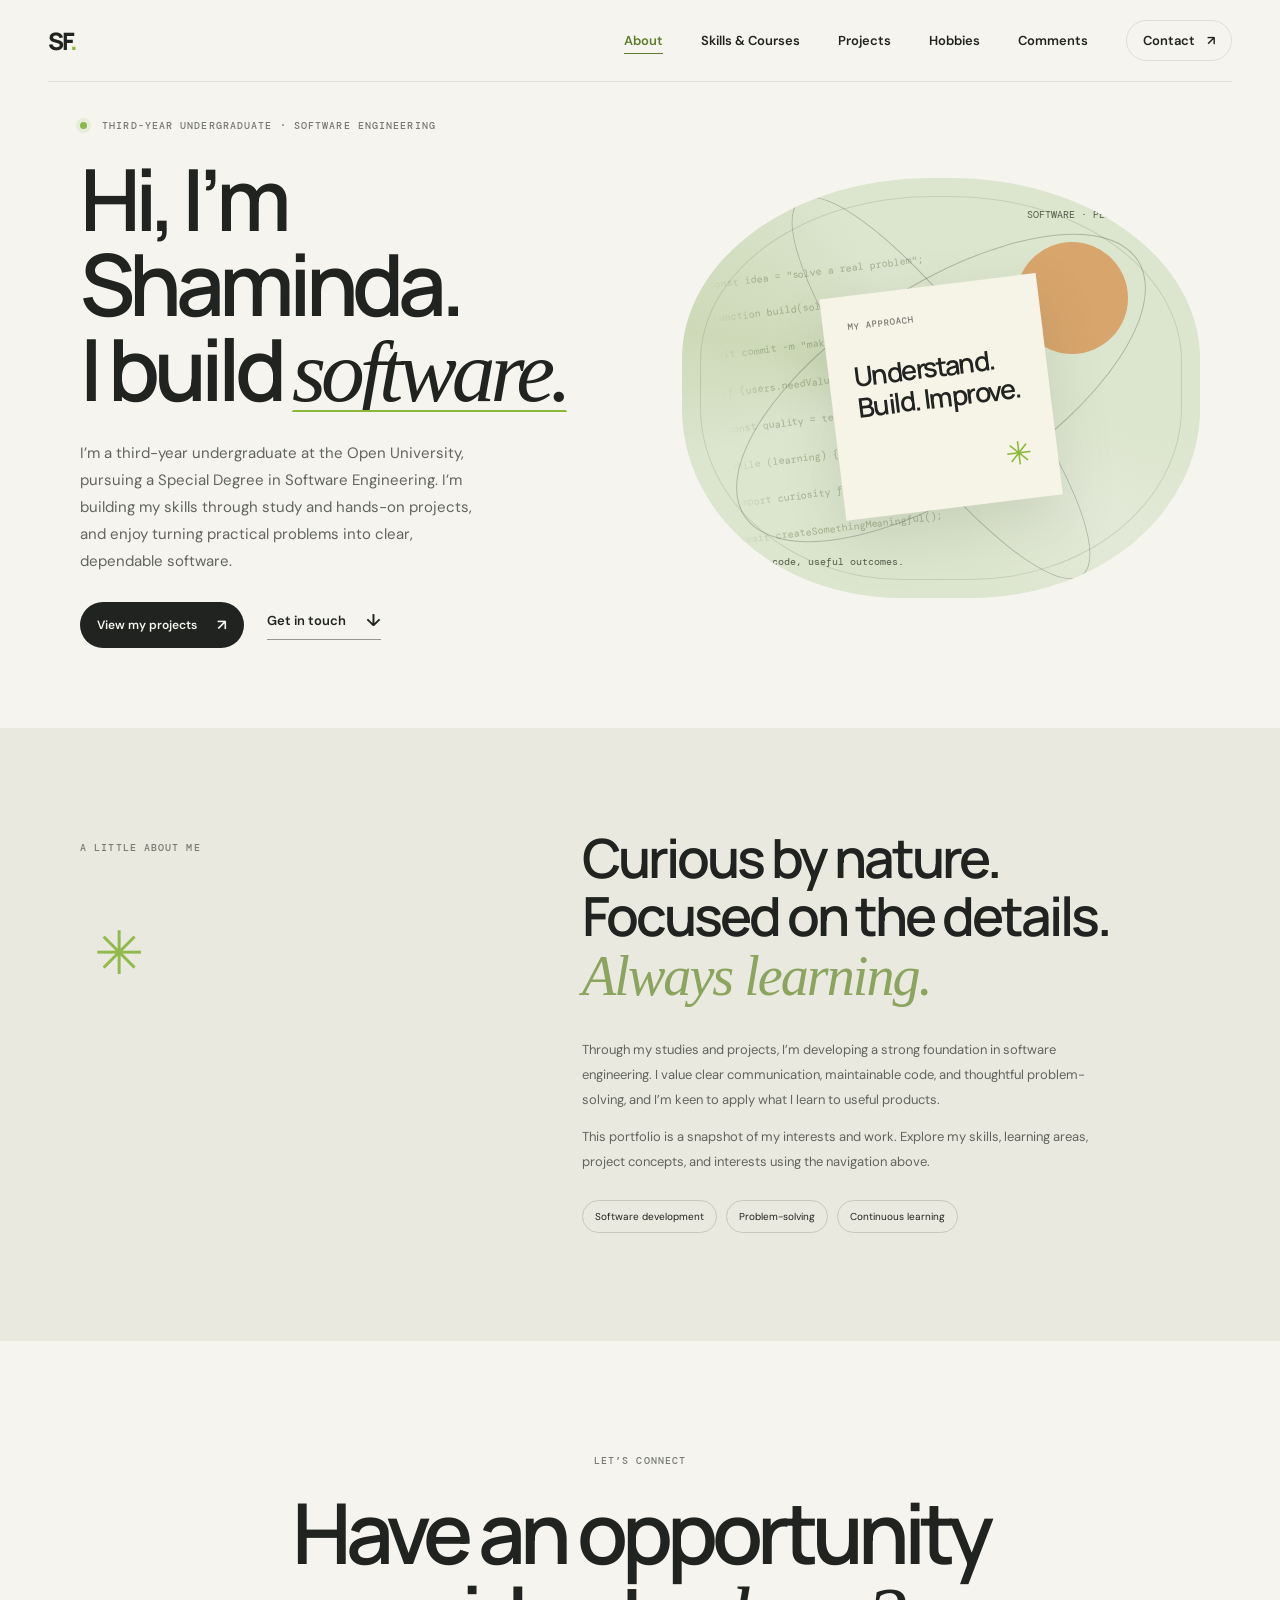
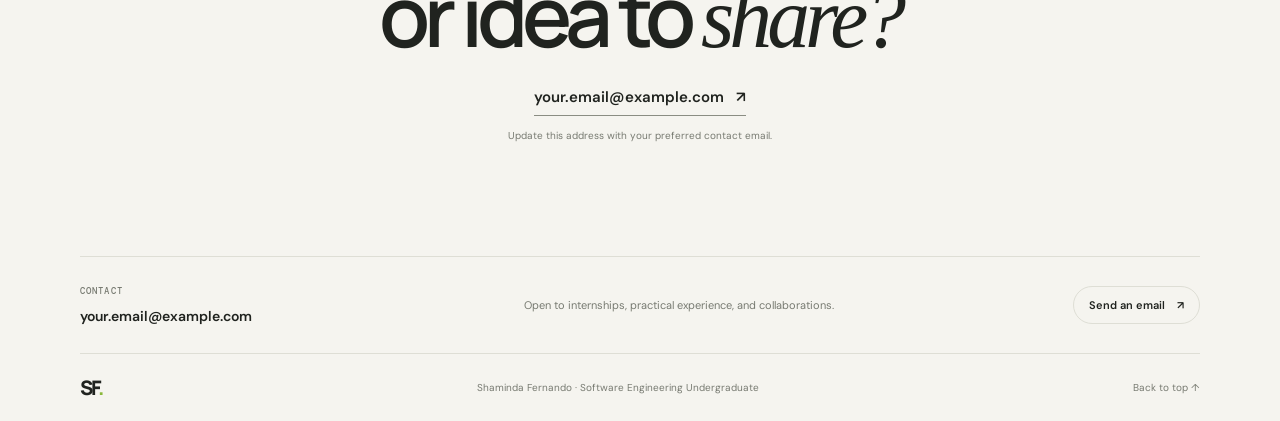
<file: index.html>
<!doctype html>
<html lang="en">
  <head>
    <meta charset="utf-8">
    <meta name="viewport" content="width=device-width, initial-scale=1">
    <meta name="theme-color" content="#f5f4ef">
    <meta name="description" content="About Shaminda Fernando, a third-year undergraduate at the Open University pursuing a Special Degree in Software Engineering.">
    <title>About — Shaminda Fernando</title>
    <link rel="preconnect" href="https://fonts.googleapis.com">
    <link rel="preconnect" href="https://fonts.gstatic.com" crossorigin>
    <link href="https://fonts.googleapis.com/css2?family=DM+Mono:wght@400;500&family=DM+Sans:wght@400;500;600;700&family=Manrope:wght@400;500;600;700;800&display=swap" rel="stylesheet">
    <link rel="stylesheet" href="styles.css">
    <script src="script.js" defer></script>
  </head>
  <body id="top">
    <header class="site-header">
      <a class="wordmark" href="index.html" aria-label="Shaminda Fernando, home">SF<span>.</span></a>
      <button class="menu-toggle" type="button" aria-expanded="false" aria-controls="site-nav">
        <span class="menu-toggle-label">Menu</span>
        <span class="menu-icon" aria-hidden="true"><span></span><span></span></span>
      </button>
      <nav class="site-nav" id="site-nav" aria-label="Main navigation">
        <a href="index.html" aria-current="page">About</a>
        <a href="skills.html">Skills &amp; Courses</a>
        <a href="projects.html">Projects</a>
        <a href="hobbies.html">Hobbies</a>
        <a href="comments.html">Comments</a>
        <a class="nav-contact" href="#contact">Contact <span aria-hidden="true">↗</span></a>
      </nav>
    </header>

    <main>
      <section class="hero section-wrap about-home">
        <div class="hero-copy">
          <p class="eyebrow"><span class="status-dot"></span> THIRD-YEAR UNDERGRADUATE · SOFTWARE ENGINEERING</p>
          <h1>Hi, I’m Shaminda.<br>I build <span class="serif-word hero-emphasis">software.</span></h1>
          <p class="hero-intro">I’m a third-year undergraduate at the Open University, pursuing a Special Degree in Software Engineering. I’m building my skills through study and hands-on projects, and enjoy turning practical problems into clear, dependable software.</p>
          <div class="hero-actions">
            <a class="button-link" href="projects.html">View my projects <span aria-hidden="true">↗</span></a>
            <a class="text-link" href="#contact">Get in touch <span aria-hidden="true">↓</span></a>
          </div>
        </div>
        <div class="hero-art" aria-label="Abstract illustration representing software development" role="img">
          <pre class="code-backdrop" aria-hidden="true"><span>const idea = "solve a real problem";</span><span>function build(solution) { return improve(solution); }</span><span>git commit -m "make it useful"</span><span>if (users.needValue) ship(product);</span><span>const quality = tests.pass() && code.isReadable;</span><span>while (learning) { keepBuilding(); }</span><span>import curiosity from "everywhere";</span><span>await createSomethingMeaningful();</span></pre>
          <div class="art-orbit orbit-one"></div>
          <div class="art-orbit orbit-two"></div>
          <div class="art-sun"></div>
          <div class="art-card">
            <span class="art-card-label">MY APPROACH</span>
            <span class="art-card-title">Understand.<br>Build. Improve.</span>
            <span class="art-card-mark" aria-hidden="true">✳</span>
          </div>
          <span class="art-caption">Thoughtful code, useful outcomes.</span>
          <span class="art-coordinate">SOFTWARE · PEOPLE · IDEAS</span>
        </div>
      </section>

      <section class="about" aria-labelledby="about-heading">
        <div class="section-wrap about-inner">
          <div class="about-label">
            <p class="eyebrow">A LITTLE ABOUT ME</p>
            <span class="about-doodle" aria-hidden="true">✳</span>
          </div>
          <div class="about-copy">
            <h2 id="about-heading">Curious by nature.<br>Focused on the details.<br><span>Always learning.</span></h2>
            <p>Through my studies and projects, I’m developing a strong foundation in software engineering. I value clear communication, maintainable code, and thoughtful problem-solving, and I’m keen to apply what I learn to useful products.</p>
            <p>This portfolio is a snapshot of my interests and work. Explore my skills, learning areas, project concepts, and interests using the navigation above.</p>
            <div class="skills"><span>Software development</span><span>Problem-solving</span><span>Continuous learning</span></div>
          </div>
        </div>
      </section>

      <section class="contact section-wrap" id="contact">
        <p class="eyebrow">LET’S CONNECT</p>
        <h2>Have an opportunity<br>or idea to <span class="serif-word">share?</span></h2>
        <a class="contact-link" href="mailto:your.email@example.com">your.email@example.com <span aria-hidden="true">↗</span></a>
        <p class="contact-hint">Update this address with your preferred contact email.</p>
      </section>
    </main>

    <footer class="site-footer section-wrap">
      <div class="footer-contact">
        <div>
          <p class="eyebrow">CONTACT</p>
          <a class="footer-email" href="mailto:your.email@example.com">your.email@example.com</a>
        </div>
        <p>Open to internships, practical experience, and collaborations.</p>
        <a class="footer-cta" href="mailto:your.email@example.com">Send an email <span aria-hidden="true">↗</span></a>
      </div>
      <div class="footer-bottom">
        <a class="wordmark" href="index.html" aria-label="Back to home">SF<span>.</span></a>
        <p>Shaminda Fernando · Software Engineering Undergraduate</p>
        <a href="#top">Back to top ↑</a>
      </div>
    </footer>
  </body>
</html>
</file>
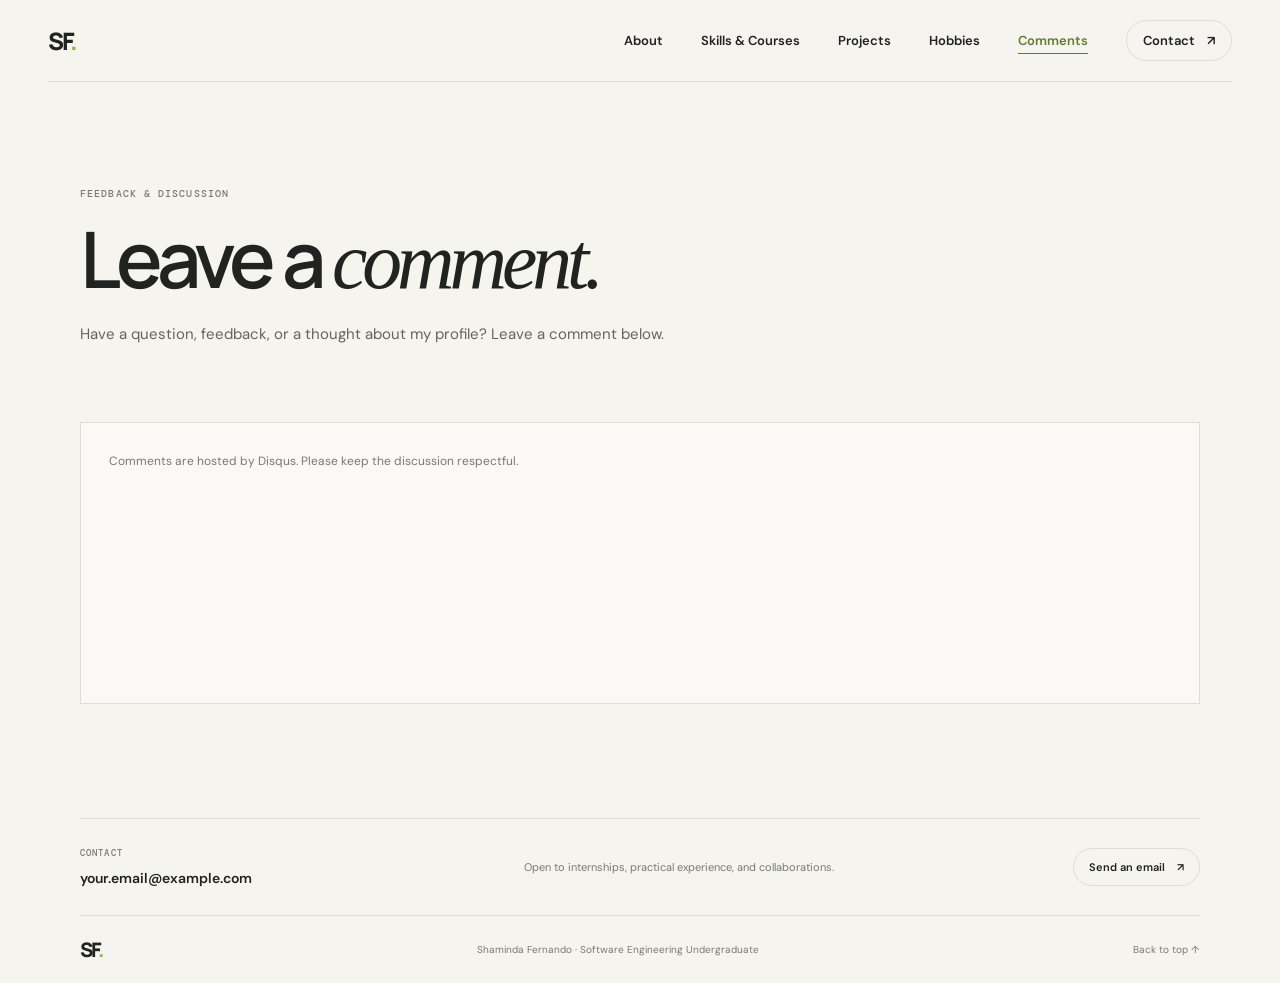
<file: comments.html>
<!doctype html>
<html lang="en">
  <head>
    <meta charset="utf-8">
    <meta name="viewport" content="width=device-width, initial-scale=1">
    <meta name="theme-color" content="#f5f4ef">
    <meta name="description" content="Leave a comment or feedback for Shaminda Fernando.">
    <title>Comments — Shaminda Fernando</title>
    <link rel="preconnect" href="https://fonts.googleapis.com">
    <link rel="preconnect" href="https://fonts.gstatic.com" crossorigin>
    <link href="https://fonts.googleapis.com/css2?family=DM+Mono:wght@400;500&family=DM+Sans:wght@400;500;600;700&family=Manrope:wght@400;500;600;700;800&display=swap" rel="stylesheet">
    <link rel="stylesheet" href="styles.css">
    <script src="script.js" defer></script>
  </head>
  <body data-disqus-shortname="shamindafernando-github-io">
    <header class="site-header">
      <a class="wordmark" href="index.html" aria-label="Shaminda Fernando, home">SF<span>.</span></a>
      <button class="menu-toggle" type="button" aria-expanded="false" aria-controls="site-nav">
        <span class="menu-toggle-label">Menu</span>
        <span class="menu-icon" aria-hidden="true"><span></span><span></span></span>
      </button>
      <nav class="site-nav" id="site-nav" aria-label="Main navigation">
        <a href="index.html">About</a>
        <a href="skills.html">Skills &amp; Courses</a>
        <a href="projects.html">Projects</a>
        <a href="hobbies.html">Hobbies</a>
        <a href="comments.html" aria-current="page">Comments</a>
        <a class="nav-contact" href="index.html#contact">Contact <span aria-hidden="true">↗</span></a>
      </nav>
    </header>

    <main class="page-main section-wrap">
      <section class="page-intro">
        <p class="eyebrow">FEEDBACK &amp; DISCUSSION</p>
        <h1>Leave a <span class="serif-word">comment.</span></h1>
        <p>Have a question, feedback, or a thought about my profile? Leave a comment below.</p>
      </section>
      <section class="comments-panel" aria-label="Visitor comments">
        <p id="disqus-status" class="comments-status" aria-live="polite"></p>
        <div id="disqus_thread"></div>
      </section>
    </main>

    <footer class="site-footer section-wrap">
      <div class="footer-contact">
        <div>
          <p class="eyebrow">CONTACT</p>
          <a class="footer-email" href="mailto:your.email@example.com">your.email@example.com</a>
        </div>
        <p>Open to internships, practical experience, and collaborations.</p>
        <a class="footer-cta" href="mailto:your.email@example.com">Send an email <span aria-hidden="true">↗</span></a>
      </div>
      <div class="footer-bottom">
        <a class="wordmark" href="index.html" aria-label="Back to home">SF<span>.</span></a>
        <p>Shaminda Fernando · Software Engineering Undergraduate</p>
        <a href="#">Back to top ↑</a>
      </div>
    </footer>
  </body>
</html>
</file>
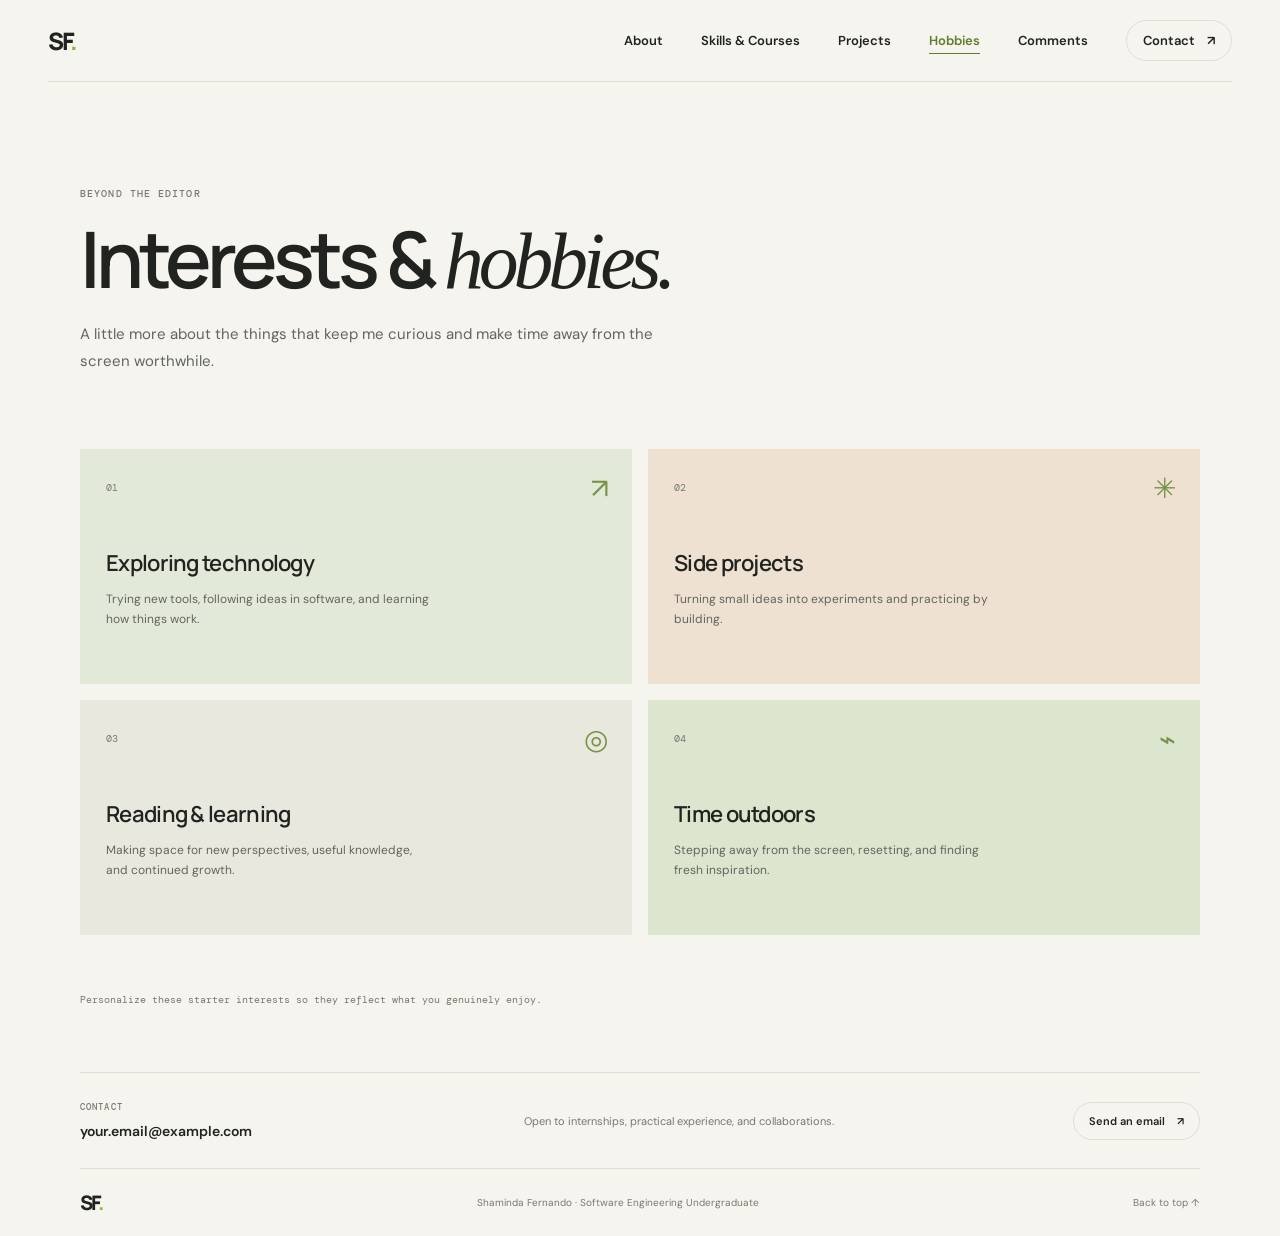
<file: hobbies.html>
<!doctype html>
<html lang="en">
  <head>
    <meta charset="utf-8">
    <meta name="viewport" content="width=device-width, initial-scale=1">
    <meta name="theme-color" content="#f5f4ef">
    <meta name="description" content="Personal interests and hobbies of Shaminda Fernando.">
    <title>Hobbies — Shaminda Fernando</title>
    <link rel="preconnect" href="https://fonts.googleapis.com">
    <link rel="preconnect" href="https://fonts.gstatic.com" crossorigin>
    <link href="https://fonts.googleapis.com/css2?family=DM+Mono:wght@400;500&family=DM+Sans:wght@400;500;600;700&family=Manrope:wght@400;500;600;700;800&display=swap" rel="stylesheet">
    <link rel="stylesheet" href="styles.css">
    <script src="script.js" defer></script>
  </head>
  <body>
    <header class="site-header">
      <a class="wordmark" href="index.html" aria-label="Shaminda Fernando, home">SF<span>.</span></a>
      <button class="menu-toggle" type="button" aria-expanded="false" aria-controls="site-nav">
        <span class="menu-toggle-label">Menu</span>
        <span class="menu-icon" aria-hidden="true"><span></span><span></span></span>
      </button>
      <nav class="site-nav" id="site-nav" aria-label="Main navigation">
        <a href="index.html">About</a>
        <a href="skills.html">Skills &amp; Courses</a>
        <a href="projects.html">Projects</a>
        <a href="hobbies.html" aria-current="page">Hobbies</a>
        <a href="comments.html">Comments</a>
        <a class="nav-contact" href="index.html#contact">Contact <span aria-hidden="true">↗</span></a>
      </nav>
    </header>

    <main class="page-main section-wrap">
      <section class="page-intro">
        <p class="eyebrow">BEYOND THE EDITOR</p>
        <h1>Interests &amp; <span class="serif-word">hobbies.</span></h1>
        <p>A little more about the things that keep me curious and make time away from the screen worthwhile.</p>
      </section>

      <section class="interest-grid" aria-label="Personal interests">
        <article class="interest-card interest-card-one">
          <span class="interest-number">01</span>
          <span class="interest-icon" aria-hidden="true">↗</span>
          <h2>Exploring technology</h2>
          <p>Trying new tools, following ideas in software, and learning how things work.</p>
        </article>
        <article class="interest-card interest-card-two">
          <span class="interest-number">02</span>
          <span class="interest-icon" aria-hidden="true">✳</span>
          <h2>Side projects</h2>
          <p>Turning small ideas into experiments and practicing by building.</p>
        </article>
        <article class="interest-card interest-card-three">
          <span class="interest-number">03</span>
          <span class="interest-icon" aria-hidden="true">◎</span>
          <h2>Reading &amp; learning</h2>
          <p>Making space for new perspectives, useful knowledge, and continued growth.</p>
        </article>
        <article class="interest-card interest-card-four">
          <span class="interest-number">04</span>
          <span class="interest-icon" aria-hidden="true">⌁</span>
          <h2>Time outdoors</h2>
          <p>Stepping away from the screen, resetting, and finding fresh inspiration.</p>
        </article>
      </section>
      <p class="edit-note">Personalize these starter interests so they reflect what you genuinely enjoy.</p>
    </main>

    <footer class="site-footer section-wrap">
      <div class="footer-contact">
        <div>
          <p class="eyebrow">CONTACT</p>
          <a class="footer-email" href="mailto:your.email@example.com">your.email@example.com</a>
        </div>
        <p>Open to internships, practical experience, and collaborations.</p>
        <a class="footer-cta" href="mailto:your.email@example.com">Send an email <span aria-hidden="true">↗</span></a>
      </div>
      <div class="footer-bottom">
        <a class="wordmark" href="index.html" aria-label="Back to home">SF<span>.</span></a>
        <p>Shaminda Fernando · Software Engineering Undergraduate</p>
        <a href="#">Back to top ↑</a>
      </div>
    </footer>
  </body>
</html>
</file>
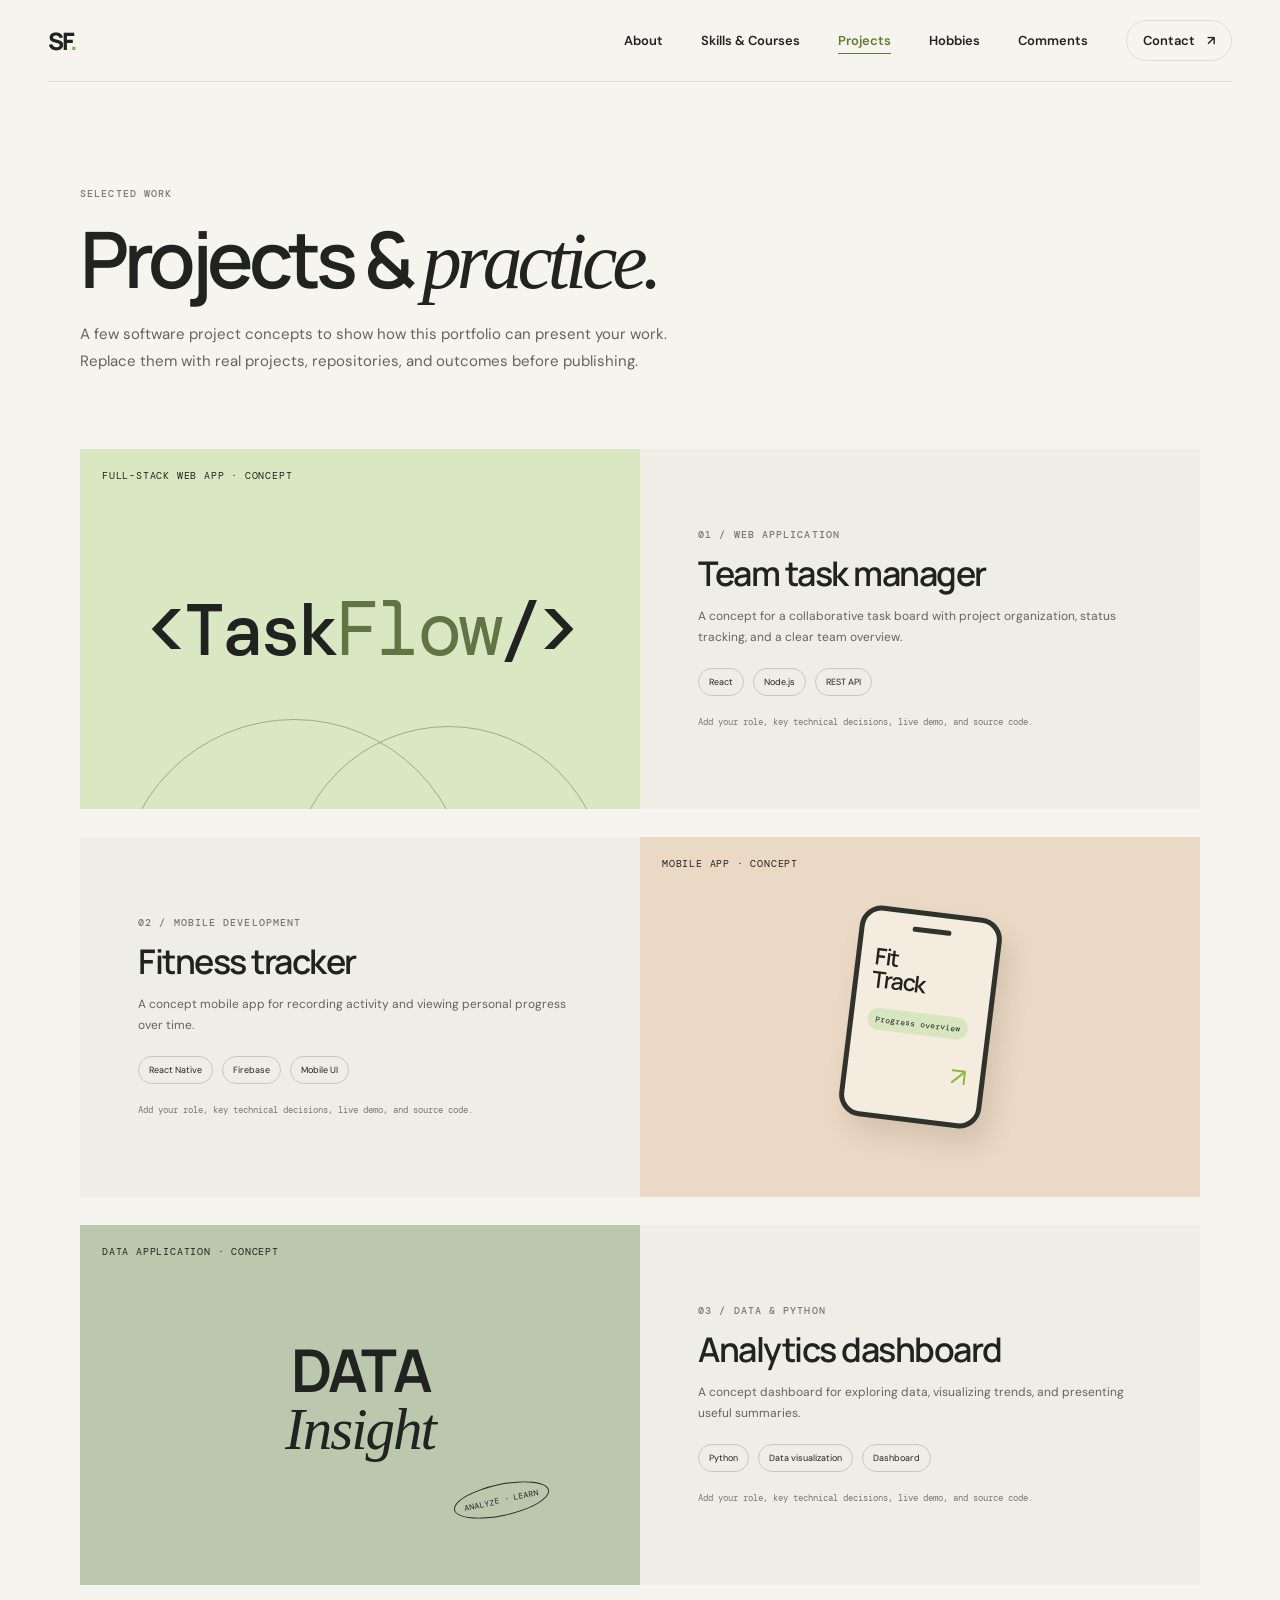
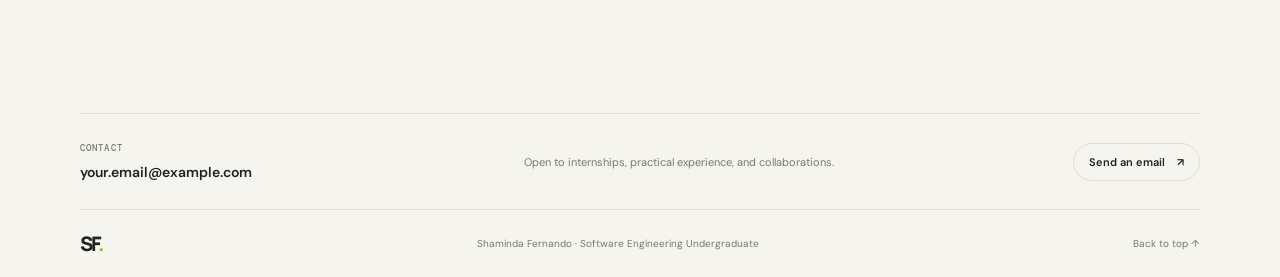
<file: projects.html>
<!doctype html>
<html lang="en">
  <head>
    <meta charset="utf-8">
    <meta name="viewport" content="width=device-width, initial-scale=1">
    <meta name="theme-color" content="#f5f4ef">
    <meta name="description" content="Software engineering projects and case studies by Shaminda Fernando.">
    <title>Projects — Shaminda Fernando</title>
    <link rel="preconnect" href="https://fonts.googleapis.com">
    <link rel="preconnect" href="https://fonts.gstatic.com" crossorigin>
    <link href="https://fonts.googleapis.com/css2?family=DM+Mono:wght@400;500&family=DM+Sans:wght@400;500;600;700&family=Manrope:wght@400;500;600;700;800&display=swap" rel="stylesheet">
    <link rel="stylesheet" href="styles.css">
    <script src="script.js" defer></script>
  </head>
  <body>
    <header class="site-header">
      <a class="wordmark" href="index.html" aria-label="Shaminda Fernando, home">SF<span>.</span></a>
      <button class="menu-toggle" type="button" aria-expanded="false" aria-controls="site-nav">
        <span class="menu-toggle-label">Menu</span>
        <span class="menu-icon" aria-hidden="true"><span></span><span></span></span>
      </button>
      <nav class="site-nav" id="site-nav" aria-label="Main navigation">
        <a href="index.html">About</a>
        <a href="skills.html">Skills &amp; Courses</a>
        <a href="projects.html" aria-current="page">Projects</a>
        <a href="hobbies.html">Hobbies</a>
        <a href="comments.html">Comments</a>
        <a class="nav-contact" href="index.html#contact">Contact <span aria-hidden="true">↗</span></a>
      </nav>
    </header>

    <main class="page-main section-wrap">
      <section class="page-intro">
        <p class="eyebrow">SELECTED WORK</p>
        <h1>Projects &amp; <span class="serif-word">practice.</span></h1>
        <p>A few software project concepts to show how this portfolio can present your work. Replace them with real projects, repositories, and outcomes before publishing.</p>
      </section>

      <section class="projects-list" aria-label="Project concepts">
        <article class="case-study">
          <div class="case-art case-art-one">
            <span class="project-kicker">FULL-STACK WEB APP · CONCEPT</span>
            <span class="project-wordmark code-wordmark">&lt;Task<span>Flow</span>/&gt;</span>
            <span class="field-shape field-shape-one"></span>
            <span class="field-shape field-shape-two"></span>
          </div>
          <div class="case-copy">
            <p class="eyebrow">01 / WEB APPLICATION</p>
            <h2>Team task manager</h2>
            <p>A concept for a collaborative task board with project organization, status tracking, and a clear team overview.</p>
            <div class="skills"><span>React</span><span>Node.js</span><span>REST API</span></div>
            <p class="case-placeholder">Add your role, key technical decisions, live demo, and source code.</p>
          </div>
        </article>
        <article class="case-study case-study-reverse">
          <div class="case-art case-art-two">
            <span class="project-kicker">MOBILE APP · CONCEPT</span>
            <div class="phone-mockup"><span class="phone-top"></span><span class="phone-greeting">Fit<br>Track</span><span class="phone-pill">Progress overview</span><span class="phone-spark">↗</span></div>
          </div>
          <div class="case-copy">
            <p class="eyebrow">02 / MOBILE DEVELOPMENT</p>
            <h2>Fitness tracker</h2>
            <p>A concept mobile app for recording activity and viewing personal progress over time.</p>
            <div class="skills"><span>React Native</span><span>Firebase</span><span>Mobile UI</span></div>
            <p class="case-placeholder">Add your role, key technical decisions, live demo, and source code.</p>
          </div>
        </article>
        <article class="case-study">
          <div class="case-art case-art-three">
            <span class="project-kicker">DATA APPLICATION · CONCEPT</span>
            <span class="studio-type">DATA<br><i>Insight</i></span>
            <span class="studio-stamp">ANALYZE · LEARN</span>
          </div>
          <div class="case-copy">
            <p class="eyebrow">03 / DATA &amp; PYTHON</p>
            <h2>Analytics dashboard</h2>
            <p>A concept dashboard for exploring data, visualizing trends, and presenting useful summaries.</p>
            <div class="skills"><span>Python</span><span>Data visualization</span><span>Dashboard</span></div>
            <p class="case-placeholder">Add your role, key technical decisions, live demo, and source code.</p>
          </div>
        </article>
      </section>
    </main>

    <footer class="site-footer section-wrap">
      <div class="footer-contact">
        <div>
          <p class="eyebrow">CONTACT</p>
          <a class="footer-email" href="mailto:your.email@example.com">your.email@example.com</a>
        </div>
        <p>Open to internships, practical experience, and collaborations.</p>
        <a class="footer-cta" href="mailto:your.email@example.com">Send an email <span aria-hidden="true">↗</span></a>
      </div>
      <div class="footer-bottom">
        <a class="wordmark" href="index.html" aria-label="Back to home">SF<span>.</span></a>
        <p>Shaminda Fernando · Software Engineering Undergraduate</p>
        <a href="#">Back to top ↑</a>
      </div>
    </footer>
  </body>
</html>
</file>
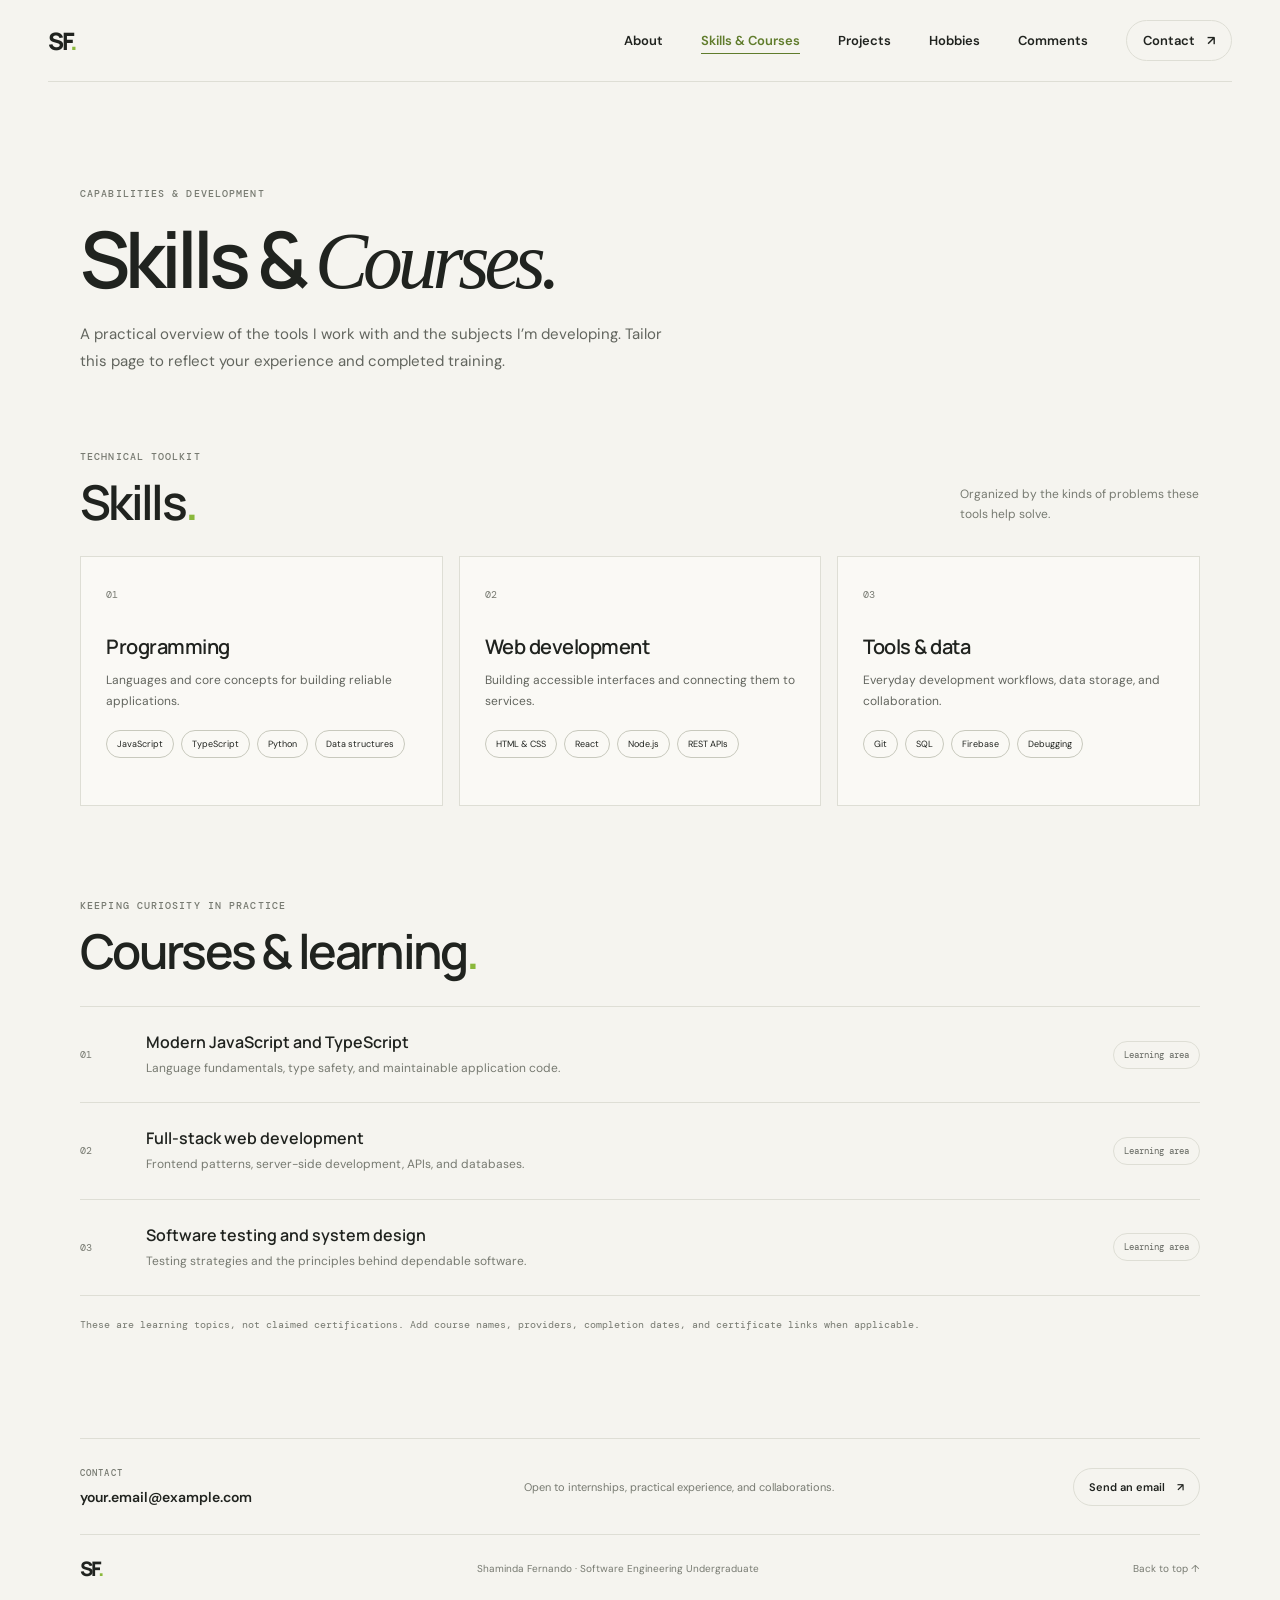
<file: skills.html>
<!doctype html>
<html lang="en">
  <head>
    <meta charset="utf-8">
    <meta name="viewport" content="width=device-width, initial-scale=1">
    <meta name="theme-color" content="#f5f4ef">
    <meta name="description" content="Software engineering skills and learning areas of Shaminda Fernando.">
    <title>Skills &amp; Courses — Shaminda Fernando</title>
    <link rel="preconnect" href="https://fonts.googleapis.com">
    <link rel="preconnect" href="https://fonts.gstatic.com" crossorigin>
    <link href="https://fonts.googleapis.com/css2?family=DM+Mono:wght@400;500&family=DM+Sans:wght@400;500;600;700&family=Manrope:wght@400;500;600;700;800&display=swap" rel="stylesheet">
    <link rel="stylesheet" href="styles.css">
    <script src="script.js" defer></script>
  </head>
  <body>
    <header class="site-header">
      <a class="wordmark" href="index.html" aria-label="Shaminda Fernando, home">SF<span>.</span></a>
      <button class="menu-toggle" type="button" aria-expanded="false" aria-controls="site-nav">
        <span class="menu-toggle-label">Menu</span>
        <span class="menu-icon" aria-hidden="true"><span></span><span></span></span>
      </button>
      <nav class="site-nav" id="site-nav" aria-label="Main navigation">
        <a href="index.html">About</a>
        <a href="skills.html" aria-current="page">Skills &amp; Courses</a>
        <a href="projects.html">Projects</a>
        <a href="hobbies.html">Hobbies</a>
        <a href="comments.html">Comments</a>
        <a class="nav-contact" href="index.html#contact">Contact <span aria-hidden="true">↗</span></a>
      </nav>
    </header>

    <main class="page-main section-wrap">
      <section class="page-intro">
        <p class="eyebrow">CAPABILITIES &amp; DEVELOPMENT</p>
        <h1>Skills &amp; <span class="serif-word">Courses.</span></h1>
        <p>A practical overview of the tools I work with and the subjects I’m developing. Tailor this page to reflect your experience and completed training.</p>
      </section>

      <section class="content-section" aria-labelledby="skills-heading">
        <div class="section-heading">
          <div>
            <p class="eyebrow">TECHNICAL TOOLKIT</p>
            <h2 id="skills-heading">Skills<span class="accent-dot">.</span></h2>
          </div>
          <p class="section-note">Organized by the kinds of problems these tools help solve.</p>
        </div>
        <div class="info-grid">
          <article class="info-card">
            <span class="card-number">01</span>
            <h3>Programming</h3>
            <p>Languages and core concepts for building reliable applications.</p>
            <div class="skills"><span>JavaScript</span><span>TypeScript</span><span>Python</span><span>Data structures</span></div>
          </article>
          <article class="info-card">
            <span class="card-number">02</span>
            <h3>Web development</h3>
            <p>Building accessible interfaces and connecting them to services.</p>
            <div class="skills"><span>HTML &amp; CSS</span><span>React</span><span>Node.js</span><span>REST APIs</span></div>
          </article>
          <article class="info-card">
            <span class="card-number">03</span>
            <h3>Tools &amp; data</h3>
            <p>Everyday development workflows, data storage, and collaboration.</p>
            <div class="skills"><span>Git</span><span>SQL</span><span>Firebase</span><span>Debugging</span></div>
          </article>
        </div>
      </section>

      <section class="content-section learning-section" aria-labelledby="learning-heading">
        <div class="section-heading">
          <div>
            <p class="eyebrow">KEEPING CURIOSITY IN PRACTICE</p>
            <h2 id="learning-heading">Courses &amp; learning<span class="accent-dot">.</span></h2>
          </div>
        </div>
        <div class="learning-list">
          <article class="learning-item">
            <span class="learning-index">01</span>
            <div><h3>Modern JavaScript and TypeScript</h3><p>Language fundamentals, type safety, and maintainable application code.</p></div>
            <span class="learning-status">Learning area</span>
          </article>
          <article class="learning-item">
            <span class="learning-index">02</span>
            <div><h3>Full-stack web development</h3><p>Frontend patterns, server-side development, APIs, and databases.</p></div>
            <span class="learning-status">Learning area</span>
          </article>
          <article class="learning-item">
            <span class="learning-index">03</span>
            <div><h3>Software testing and system design</h3><p>Testing strategies and the principles behind dependable software.</p></div>
            <span class="learning-status">Learning area</span>
          </article>
        </div>
        <p class="edit-note">These are learning topics, not claimed certifications. Add course names, providers, completion dates, and certificate links when applicable.</p>
      </section>
    </main>

    <footer class="site-footer section-wrap">
      <div class="footer-contact">
        <div>
          <p class="eyebrow">CONTACT</p>
          <a class="footer-email" href="mailto:your.email@example.com">your.email@example.com</a>
        </div>
        <p>Open to internships, practical experience, and collaborations.</p>
        <a class="footer-cta" href="mailto:your.email@example.com">Send an email <span aria-hidden="true">↗</span></a>
      </div>
      <div class="footer-bottom">
        <a class="wordmark" href="index.html" aria-label="Back to home">SF<span>.</span></a>
        <p>Shaminda Fernando · Software Engineering Undergraduate</p>
        <a href="#">Back to top ↑</a>
      </div>
    </footer>
  </body>
</html>
</file>
<file: styles.css>
:root {
  color-scheme: light;
  --paper: #f5f4ef;
  --ink: #20231f;
  --muted: #777a71;
  --line: #deded5;
  --green: #c9ef74;
  --serif: Georgia, "Times New Roman", serif;
  --sans: "DM Sans", sans-serif;
}

* { box-sizing: border-box; }
html { scroll-behavior: smooth; scroll-padding-top: 90px; }
body { margin: 0; background: var(--paper); color: var(--ink); font-family: var(--sans); -webkit-font-smoothing: antialiased; }
a { color: inherit; text-decoration: none; }
button { font: inherit; }
.section-wrap { width: min(1120px, calc(100% - 96px)); margin-inline: auto; }

.site-header { position: sticky; z-index: 5; top: 0; height: 82px; width: min(1280px, calc(100% - 96px)); margin: auto; display: flex; align-items: center; justify-content: space-between; border-bottom: 1px solid var(--line); background: var(--paper); }
.wordmark { font-family: "Manrope", sans-serif; font-size: 24px; font-weight: 800; letter-spacing: -2px; }
.wordmark span, .accent-dot { color: #8ab83b; }
.site-nav { display: flex; align-items: center; gap: 38px; font-size: 13px; font-weight: 600; }
.site-nav a { transition: opacity .2s ease; }
.site-nav a:not(.nav-contact) { position: relative; }
.site-nav a:not(.nav-contact)::after { position: absolute; right: 0; bottom: -5px; left: 0; height: 1px; background: currentColor; content: ""; transform: scaleX(0); transform-origin: left; transition: transform .25s ease; }
.site-nav a:not(.nav-contact):hover::after, .site-nav a[aria-current="page"]::after { transform: scaleX(1); }
.site-nav a:hover, .site-footer a:hover { opacity: .6; }
.site-nav a[aria-current="page"] { color: #607c2c; }
.nav-contact { border: 1px solid var(--line); border-radius: 30px; padding: 11px 16px; }
.nav-contact span { margin-left: 9px; }
.menu-toggle { display: none; }
a:focus-visible, button:focus-visible { outline: 2px solid #607c2c; outline-offset: 4px; }

.hero { position: relative; min-height: 645px; display: grid; grid-template-columns: 1.04fr .96fr; align-items: center; gap: 40px; padding-top: 36px; padding-bottom: 70px; }
.hero-copy { position: relative; z-index: 1; padding-bottom: 10px; }
.eyebrow { margin: 0 0 24px; color: var(--muted); font: 500 10px/1.5 "DM Mono", monospace; letter-spacing: 1.1px; }
.status-dot { display: inline-block; width: 7px; height: 7px; margin-right: 8px; border-radius: 50%; background: #88b94a; box-shadow: 0 0 0 4px #e6eddb; animation: status-pulse 2.8s ease-out infinite; }
h1, h2, h3, p { margin-top: 0; }
.hero h1, .contact h2 { margin: 0; font: 600 clamp(54px, 6.7vw, 88px)/.99 "Manrope", sans-serif; letter-spacing: -6px; }
.serif-word { font: italic 400 1.02em/.9 var(--serif); letter-spacing: -5px; }
.hero-intro { max-width: 410px; margin: 28px 0 27px; color: #62655e; font-size: 15px; line-height: 1.8; }
.hero-intro strong { color: var(--ink); font-weight: 600; }
.hero-emphasis { position: relative; display: inline-block; }
.hero-copy.reveal.is-visible .hero-emphasis { animation: word-reveal .9s .18s cubic-bezier(.2, .75, .25, 1) both; }
.hero-emphasis::after { position: absolute; right: 0; bottom: -.04em; left: 0; height: .055em; border-radius: 2px; background: #8ab83b; content: ""; transform: scaleX(0); transform-origin: left; }
.hero-copy.reveal.is-visible .hero-emphasis::after { animation: underline-draw .55s .78s ease-out forwards; }
.text-link { display: inline-flex; align-items: center; gap: 20px; padding-bottom: 8px; border-bottom: 1px solid #96988f; font-size: 13px; font-weight: 600; }
.text-link span { font-size: 17px; transition: transform .2s ease; }
.text-link:hover span { transform: translateY(3px); }
.hero-art { position: relative; min-height: 420px; overflow: hidden; background: #dce5ce; border-radius: 48% 48% 44% 42% / 43% 43% 45% 45%; isolation: isolate; }
.hero-art::before { position: absolute; inset: 18px; border: 1px solid rgba(32, 35, 31, .12); border-radius: inherit; content: ""; }
.hero-art::after { position: absolute; z-index: -1; inset: -35%; background: conic-gradient(from 20deg, transparent 0 22%, #f5f4ef44 30%, transparent 42% 65%, #a4bb7c44 73%, transparent 86%); content: ""; animation: slow-spin 32s linear infinite; }
.code-backdrop { position: absolute; z-index: 0; inset: 16% 8%; margin: 0; overflow: hidden; color: #536d3c; font: 10px/2.5 "DM Mono", monospace; opacity: .43; transform: rotate(-7deg); mask-image: linear-gradient(90deg, transparent, #000 12%, #000 78%, transparent); }
.code-backdrop span { position: absolute; left: 0; white-space: nowrap; animation: code-drift 17s ease-in-out infinite alternate; }
.code-backdrop span:nth-child(1) { top: 0; }
.code-backdrop span:nth-child(2) { top: 12%; animation-delay: -3s; }
.code-backdrop span:nth-child(3) { top: 25%; animation-delay: -6s; }
.code-backdrop span:nth-child(4) { top: 38%; animation-delay: -9s; }
.code-backdrop span:nth-child(5) { top: 51%; animation-delay: -12s; }
.code-backdrop span:nth-child(6) { top: 64%; animation-delay: -2s; }
.code-backdrop span:nth-child(7) { top: 77%; animation-delay: -7s; }
.code-backdrop span:nth-child(8) { top: 90%; animation-delay: -11s; }
.art-orbit { position: absolute; width: 470px; height: 205px; left: 50%; top: 50%; border: 1px solid rgba(32, 35, 31, .25); border-radius: 50%; transform: translate(-50%, -50%) rotate(-33deg); }
.orbit-two { width: 470px; height: 120px; transform: translate(-50%, -50%) rotate(53deg); }
.orbit-one { animation: orbit-drift 12s ease-in-out infinite alternate; }
.orbit-two { animation: orbit-drift-two 15s ease-in-out infinite alternate; }
.art-sun { position: absolute; width: 112px; height: 112px; top: 64px; right: 72px; border-radius: 50%; background: #d8a56c; }
.art-card { position: absolute; z-index: 1; top: 50%; left: 50%; width: 218px; min-height: 223px; padding: 25px; display: flex; flex-direction: column; justify-content: space-between; background: #f6f3e7; box-shadow: 0 20px 55px #4e604626; transform: translate(-50%, -46%) rotate(-7deg); transition: transform .45s cubic-bezier(.2, .8, .2, 1), box-shadow .45s ease; }
.hero-art:hover .art-card { transform: translate(-50%, -50%) rotate(-2deg); box-shadow: 0 28px 65px #4e604640; }
.art-card-label { font: 500 9px "DM Mono", monospace; letter-spacing: 1px; color: var(--muted); }
.art-card-title { font: 600 27px/1.12 "Manrope", sans-serif; letter-spacing: -1.5px; }
.art-card-mark { align-self: flex-end; color: #8ab83b; font-size: 32px; }
.art-caption, .art-coordinate { position: absolute; z-index: 1; font: 10px "DM Mono", monospace; color: #545d4b; }
.art-caption { left: 24px; bottom: 30px; }
.art-coordinate { right: 23px; top: 30px; }
.hero-index { position: absolute; right: 0; bottom: 30px; color: var(--muted); font: 10px "DM Mono", monospace; }

.work { padding-top: 112px; padding-bottom: 118px; }
.section-heading { display: flex; align-items: end; justify-content: space-between; margin-bottom: 36px; }
.section-heading .eyebrow { margin-bottom: 12px; }
.section-heading h2 { margin: 0; font: 600 clamp(34px, 4vw, 48px)/1.1 "Manrope", sans-serif; letter-spacing: -2.7px; }
.section-note { width: 240px; margin: 0 0 4px; color: var(--muted); font-size: 12px; line-height: 1.7; }
.project-grid { display: grid; grid-template-columns: 1fr 1fr; column-gap: 22px; row-gap: 40px; }
.project-card { display: block; min-width: 0; }
.project-art { position: relative; height: 270px; display: flex; align-items: center; justify-content: center; overflow: hidden; }
.project-art::after { position: absolute; top: -40%; bottom: -40%; left: -45%; width: 35%; background: linear-gradient(90deg, transparent, #ffffff70, transparent); content: ""; opacity: 0; pointer-events: none; transform: skewX(-18deg); }
.project-card:hover .project-art::after { animation: project-sheen .8s ease; }
.project-large { grid-column: 1 / -1; }
.project-large .project-art { height: 390px; }
.project-art-one { background: #d9e7c2; }
.project-art-two { background: #ead9c5; }
.project-art-three { background: #bbc8ae; }
.project-kicker { position: absolute; top: 20px; left: 22px; z-index: 2; font: 10px "DM Mono", monospace; letter-spacing: .8px; }
.project-arrow { position: absolute; z-index: 2; top: 17px; right: 19px; width: 33px; height: 33px; display: grid; place-items: center; border: 1px solid #26282066; border-radius: 50%; font-size: 15px; transition: background .2s ease, transform .2s ease; }
.project-card:hover .project-arrow { background: var(--green); transform: rotate(45deg); }
.project-wordmark { position: relative; z-index: 1; font: 500 clamp(54px, 8vw, 100px)/1 "Manrope", sans-serif; letter-spacing: -7px; }
.project-wordmark span { font: italic 400 1.05em var(--serif); }
.code-wordmark { font-family: "DM Mono", monospace; letter-spacing: -5px; }
.code-wordmark span { font-family: "DM Mono", monospace; font-style: normal; color: #607444; }
.field-shape { position: absolute; width: 315px; height: 315px; right: 6%; bottom: -232px; border: 1px solid #60744480; border-radius: 50%; }
.field-shape-two { right: auto; bottom: -260px; left: 7%; width: 350px; height: 350px; }
.phone-mockup { position: relative; width: 143px; height: 212px; padding: 34px 14px 14px; border: 5px solid #30322c; border-radius: 22px; background: #f4eddf; box-shadow: 10px 15px 25px #55452d25; transform: rotate(7deg); }
.phone-top { position: absolute; width: 39px; height: 5px; top: 12px; left: calc(50% - 19px); border-radius: 5px; background: #30322c; }
.phone-greeting { display: block; font: 600 23px/1 "Manrope", sans-serif; letter-spacing: -1.5px; }
.phone-pill { display: block; width: fit-content; margin-top: 17px; padding: 6px 8px; border-radius: 20px; background: #d8e6bf; font: 8px "DM Mono", monospace; }
.phone-spark { display: block; margin-top: 20px; color: #8ab83b; text-align: right; font-size: 26px; }
.studio-type { font: 700 clamp(38px, 5vw, 59px)/.86 "Manrope", sans-serif; letter-spacing: -3px; text-align: center; }
.studio-type i { font: italic 400 1em var(--serif); letter-spacing: -2px; }
.studio-stamp { position: absolute; right: 16%; bottom: 19%; padding: 10px; border: 1px solid #25291c; border-radius: 50%; font: 8px "DM Mono", monospace; transform: rotate(-12deg); }
.project-meta { display: flex; align-items: start; justify-content: space-between; padding-top: 15px; }
.project-meta h3 { margin: 0 0 5px; font-size: 15px; font-weight: 600; }
.project-meta p, .project-meta > span { margin: 0; color: var(--muted); font-size: 11px; }
.project-meta > span { padding-top: 3px; font-family: "DM Mono", monospace; }
.edit-note { margin: 32px 0 0; color: var(--muted); font: 10px "DM Mono", monospace; }

.about { padding: 100px 0 108px; background: #e9e9df; }
.about-inner { display: grid; grid-template-columns: .8fr 1.2fr; gap: 90px; }
.about-label .eyebrow { margin-top: 12px; }
.about-doodle { display: inline-block; margin: 35px 0 0 14px; color: #91b94c; font-size: 60px; }
.about-copy h2 { margin: 0 0 30px; font: 600 clamp(36px, 4.5vw, 54px)/1.08 "Manrope", sans-serif; letter-spacing: -3px; }
.about-copy h2 span { color: #8ba45e; font: italic 400 1.04em var(--serif); letter-spacing: -2px; }
.about-copy > p { max-width: 515px; color: #62655e; font-size: 13px; line-height: 1.9; }
.skills { display: flex; flex-wrap: wrap; gap: 9px; margin-top: 25px; }
.skills span { padding: 9px 12px; border: 1px solid #c8c9bd; border-radius: 30px; font-size: 10px; }

.contact { padding-top: 112px; padding-bottom: 114px; text-align: center; }
.contact .eyebrow { margin-bottom: 22px; }
.contact h2 { font-size: clamp(54px, 7vw, 84px); }
.contact-link { display: inline-block; margin-top: 30px; padding-bottom: 8px; border-bottom: 1px solid #8a8d83; font-size: 15px; font-weight: 600; }
.contact-link span { margin-left: 8px; }
.contact-hint { margin: 13px 0 0; color: var(--muted); font-size: 10px; }
.site-footer { display: block; padding-top: 28px; border-top: 1px solid var(--line); }
.site-footer .wordmark { font-size: 20px; }
.footer-contact { display: grid; grid-template-columns: 1fr 1.25fr auto; align-items: center; gap: 24px; padding-bottom: 27px; }
.footer-contact .eyebrow { margin: 0 0 6px; font-size: 9px; }
.footer-contact > p { margin: 0; color: var(--muted); font-size: 11px; }
.footer-email { font-size: 14px; font-weight: 600; }
.footer-cta { padding: 11px 15px; border: 1px solid var(--line); border-radius: 30px; font-size: 11px; font-weight: 600; }
.footer-cta span { margin-left: 9px; }
.footer-bottom { min-height: 68px; display: flex; align-items: center; justify-content: space-between; border-top: 1px solid var(--line); }
.footer-bottom p, .footer-bottom > a:last-child { margin: 0; color: var(--muted); font-size: 10px; }

.hero-actions { display: flex; align-items: center; flex-wrap: wrap; gap: 23px; }
.button-link { display: inline-flex; align-items: center; gap: 20px; padding: 13px 17px; border-radius: 30px; background: var(--ink); color: var(--paper); font-size: 12px; font-weight: 600; transition: background .2s ease, transform .2s ease; }
.button-link:hover { background: #4a5740; transform: translateY(-2px); }
.button-link span { font-size: 15px; }
.about-home { min-height: 610px; }
.page-main { min-height: calc(100vh - 164px); }
.page-intro { max-width: 720px; padding: 104px 0 74px; }
.page-intro .eyebrow { margin-bottom: 18px; }
.page-intro h1 { margin: 0 0 22px; font: 600 clamp(48px, 7vw, 78px)/1.02 "Manrope", sans-serif; letter-spacing: -5px; }
.page-intro h1 .serif-word { white-space: nowrap; }
.page-intro > p:last-child { max-width: 590px; margin: 0; color: #62655e; font-size: 15px; line-height: 1.8; }
.content-section { padding: 0 0 92px; }
.content-section .section-heading { margin-bottom: 28px; }
.info-grid { display: grid; grid-template-columns: repeat(3, 1fr); gap: 16px; }
.info-card { min-height: 250px; padding: 25px; border: 1px solid var(--line); background: #faf9f5; }
.card-number, .learning-index, .interest-number { color: var(--muted); font: 10px "DM Mono", monospace; }
.info-card h3 { margin: 30px 0 10px; font: 600 20px "Manrope", sans-serif; letter-spacing: -.5px; }
.info-card > p, .interest-card > p { min-height: 42px; margin-bottom: 18px; color: #62655e; font-size: 12px; line-height: 1.7; }
.info-card .skills { margin-top: 0; gap: 7px; }
.info-card .skills span, .case-copy .skills span { padding: 7px 10px; font-size: 9px; }
.learning-section { padding-bottom: 105px; }
.learning-list { border-top: 1px solid var(--line); }
.learning-item { display: grid; grid-template-columns: 48px 1fr auto; align-items: center; gap: 18px; padding: 24px 0; border-bottom: 1px solid var(--line); }
.learning-item h3 { margin: 0 0 6px; font: 600 16px "Manrope", sans-serif; }
.learning-item p { margin: 0; color: var(--muted); font-size: 12px; line-height: 1.6; }
.learning-status { padding: 7px 10px; border: 1px solid var(--line); border-radius: 20px; color: #62655e; font: 9px "DM Mono", monospace; white-space: nowrap; }
.learning-section .edit-note { margin-top: 20px; line-height: 1.7; }
.projects-list { padding-bottom: 100px; }
.case-study { display: grid; grid-template-columns: 1fr 1fr; min-height: 360px; margin-bottom: 28px; background: #eeeee7; }
.case-study-reverse .case-art { order: 2; }
.case-study-reverse .case-copy { order: 1; }
.case-art { position: relative; min-height: 360px; display: flex; align-items: center; justify-content: center; overflow: hidden; }
.case-art-one { background: #d9e7c2; }
.case-art-two { background: #ead9c5; }
.case-art-three { background: #bbc8ae; }
.case-art .project-wordmark { font-size: clamp(42px, 6vw, 72px); }
.case-copy { align-self: center; padding: 40px clamp(24px, 5vw, 58px); }
.case-copy .eyebrow { margin-bottom: 12px; }
.case-copy h2 { margin: 0 0 13px; font: 600 clamp(24px, 3vw, 34px)/1.15 "Manrope", sans-serif; letter-spacing: -1.5px; }
.case-copy > p:not(.eyebrow):not(.case-placeholder) { color: #62655e; font-size: 12px; line-height: 1.8; }
.case-copy .skills { margin: 19px 0; }
.case-placeholder { margin: 18px 0 0; color: var(--muted); font: 9px/1.7 "DM Mono", monospace; }
.interest-grid { display: grid; grid-template-columns: 1fr 1fr; gap: 16px; padding-bottom: 24px; }
.interest-card { position: relative; min-height: 235px; padding: 26px; overflow: hidden; }
.interest-card-one { background: #e3e9d8; }
.interest-card-two { background: #eee1d1; }
.interest-card-three { background: #e8e8de; }
.interest-card-four { background: #dce5ce; }
.interest-icon { position: absolute; top: 21px; right: 24px; color: #789347; font-size: 28px; }
.interest-card h2 { margin: 52px 0 11px; font: 600 22px "Manrope", sans-serif; letter-spacing: -.7px; }
.interest-card > p { max-width: 330px; margin: 0; }
.page-main > .edit-note { padding-bottom: 64px; line-height: 1.7; }
.comments-panel { min-height: 250px; margin: 0 0 100px; padding: 28px; border: 1px solid var(--line); background: #faf9f5; }
.comments-status { margin: 0 0 24px; color: var(--muted); font-size: 12px; line-height: 1.7; }
#disqus_thread { min-height: 180px; }

@keyframes gentle-float {
  0%, 100% { transform: translateY(0); }
  50% { transform: translateY(-8px); }
}

@keyframes slow-spin {
  to { transform: rotate(360deg); }
}

@keyframes orbit-drift {
  to { transform: translate(-50%, -50%) rotate(-28deg) scale(1.05); }
}

@keyframes orbit-drift-two {
  to { transform: translate(-50%, -50%) rotate(58deg) scale(.96); }
}

@keyframes status-pulse {
  0% { box-shadow: 0 0 0 0 #88b94a55; }
  70%, 100% { box-shadow: 0 0 0 7px #88b94a00; }
}

@keyframes project-sheen {
  0% { left: -45%; opacity: 0; }
  15% { opacity: 1; }
  100% { left: 120%; opacity: 0; }
}

@keyframes code-drift {
  from { opacity: .2; transform: translateX(5%); }
  to { opacity: .7; transform: translateX(-8%); }
}

@keyframes word-reveal {
  from { clip-path: inset(0 100% 0 0); opacity: .35; transform: translateY(.12em); }
  to { clip-path: inset(0); opacity: 1; transform: translateY(0); }
}

@keyframes underline-draw {
  to { transform: scaleX(1); }
}

.art-sun { animation: gentle-float 5s ease-in-out infinite; }
.info-card, .case-study, .interest-card { transition: transform .25s ease, box-shadow .25s ease; }
.info-card:hover, .case-study:hover, .interest-card:hover { transform: translateY(-4px); box-shadow: 0 16px 35px #20231f0d; }
.has-reveal .reveal { opacity: 0; transform: translateY(24px); transition: opacity .7s ease, transform .7s cubic-bezier(.2, .75, .25, 1); transition-delay: var(--reveal-delay, 0ms); }
.has-reveal .reveal.is-visible { opacity: 1; transform: translateY(0); }
.has-reveal .info-card.reveal.is-visible:hover, .has-reveal .case-study.reveal.is-visible:hover, .has-reveal .interest-card.reveal.is-visible:hover { transform: translateY(-4px); }

@media (max-width: 760px) {
  .section-wrap, .site-header { width: calc(100% - 44px); }
  .site-header { height: 70px; }
  .menu-toggle { display: flex; align-items: center; gap: 10px; padding: 8px 0 8px 8px; border: 0; background: transparent; color: var(--ink); cursor: pointer; font-size: 12px; }
  .menu-icon { display: flex; width: 18px; flex-direction: column; gap: 5px; }
  .menu-icon span { height: 1px; background: var(--ink); }
  .site-nav { position: absolute; z-index: 4; top: 69px; right: 22px; left: 22px; display: none; align-items: stretch; gap: 0; padding: 8px 18px; border: 1px solid var(--line); background: var(--paper); }
  .site-nav.is-open { display: flex; flex-direction: column; }
  .site-nav a { padding: 14px 0; }
  .site-nav .nav-contact { padding: 14px 0; border: 0; border-top: 1px solid var(--line); border-radius: 0; }
  .hero { min-height: auto; grid-template-columns: 1fr; gap: 42px; padding-top: 75px; padding-bottom: 68px; }
  .hero h1 { font-size: clamp(54px, 13vw, 78px); letter-spacing: -4px; }
  .hero-art { min-height: 340px; }
  .code-backdrop { font-size: 8px; }
  .art-sun { width: 85px; height: 85px; top: 55px; right: 46px; }
  .art-card { width: 190px; min-height: 195px; }
  .art-card-title { font-size: 24px; }
  .hero-index { bottom: 23px; }
  .work { padding-top: 75px; padding-bottom: 80px; }
  .section-heading { align-items: start; flex-direction: column; gap: 15px; margin-bottom: 26px; }
  .section-note { width: auto; max-width: 300px; }
  .project-grid { grid-template-columns: 1fr; row-gap: 30px; }
  .project-large { grid-column: auto; }
  .project-large .project-art { height: 280px; }
  .project-art { height: 250px; }
  .project-wordmark { letter-spacing: -4px; }
  .about { padding: 70px 0 75px; }
  .about-inner { grid-template-columns: 1fr; gap: 22px; }
  .about-doodle { display: none; }
  .about-copy h2 { font-size: 43px; }
  .contact { padding-top: 80px; padding-bottom: 84px; }
  .contact h2 { font-size: clamp(55px, 13vw, 78px); letter-spacing: -4px; }
  .site-footer { min-height: 72px; }
  .site-footer { padding-top: 22px; }
  .footer-contact { grid-template-columns: 1fr auto; gap: 16px; padding-bottom: 22px; }
  .footer-contact > p { grid-column: 1 / -1; grid-row: 2; }
  .footer-email { font-size: 12px; }
  .footer-cta { grid-column: 2; grid-row: 1; padding: 10px 12px; }
  .footer-bottom { min-height: 66px; }
  .footer-bottom p { max-width: 150px; text-align: center; line-height: 1.5; }
  .site-nav { box-shadow: 0 14px 28px #20231f12; }
  .hero-actions { gap: 17px; }
  .about-home { padding-top: 65px; }
  .page-intro { padding: 72px 0 50px; }
  .page-intro h1 { font-size: clamp(43px, 11vw, 64px); letter-spacing: -3.5px; }
  .info-grid { grid-template-columns: 1fr; gap: 11px; }
  .info-card { min-height: 0; padding: 22px; }
  .info-card h3 { margin-top: 22px; }
  .info-card > p { min-height: 0; }
  .learning-item { grid-template-columns: 28px 1fr; gap: 12px; }
  .learning-status { grid-column: 2; justify-self: start; }
  .case-study { grid-template-columns: 1fr; }
  .case-study-reverse .case-art, .case-study-reverse .case-copy { order: initial; }
  .case-art { min-height: 270px; }
  .case-copy { padding: 28px 23px 32px; }
  .interest-grid { grid-template-columns: 1fr; }
  .interest-card { min-height: 205px; }
  .page-main { min-height: calc(100vh - 142px); }
}

@media (prefers-reduced-motion: reduce) {
  *, *::before, *::after { scroll-behavior: auto !important; transition-duration: .01ms !important; animation: none !important; }
}
</file>
